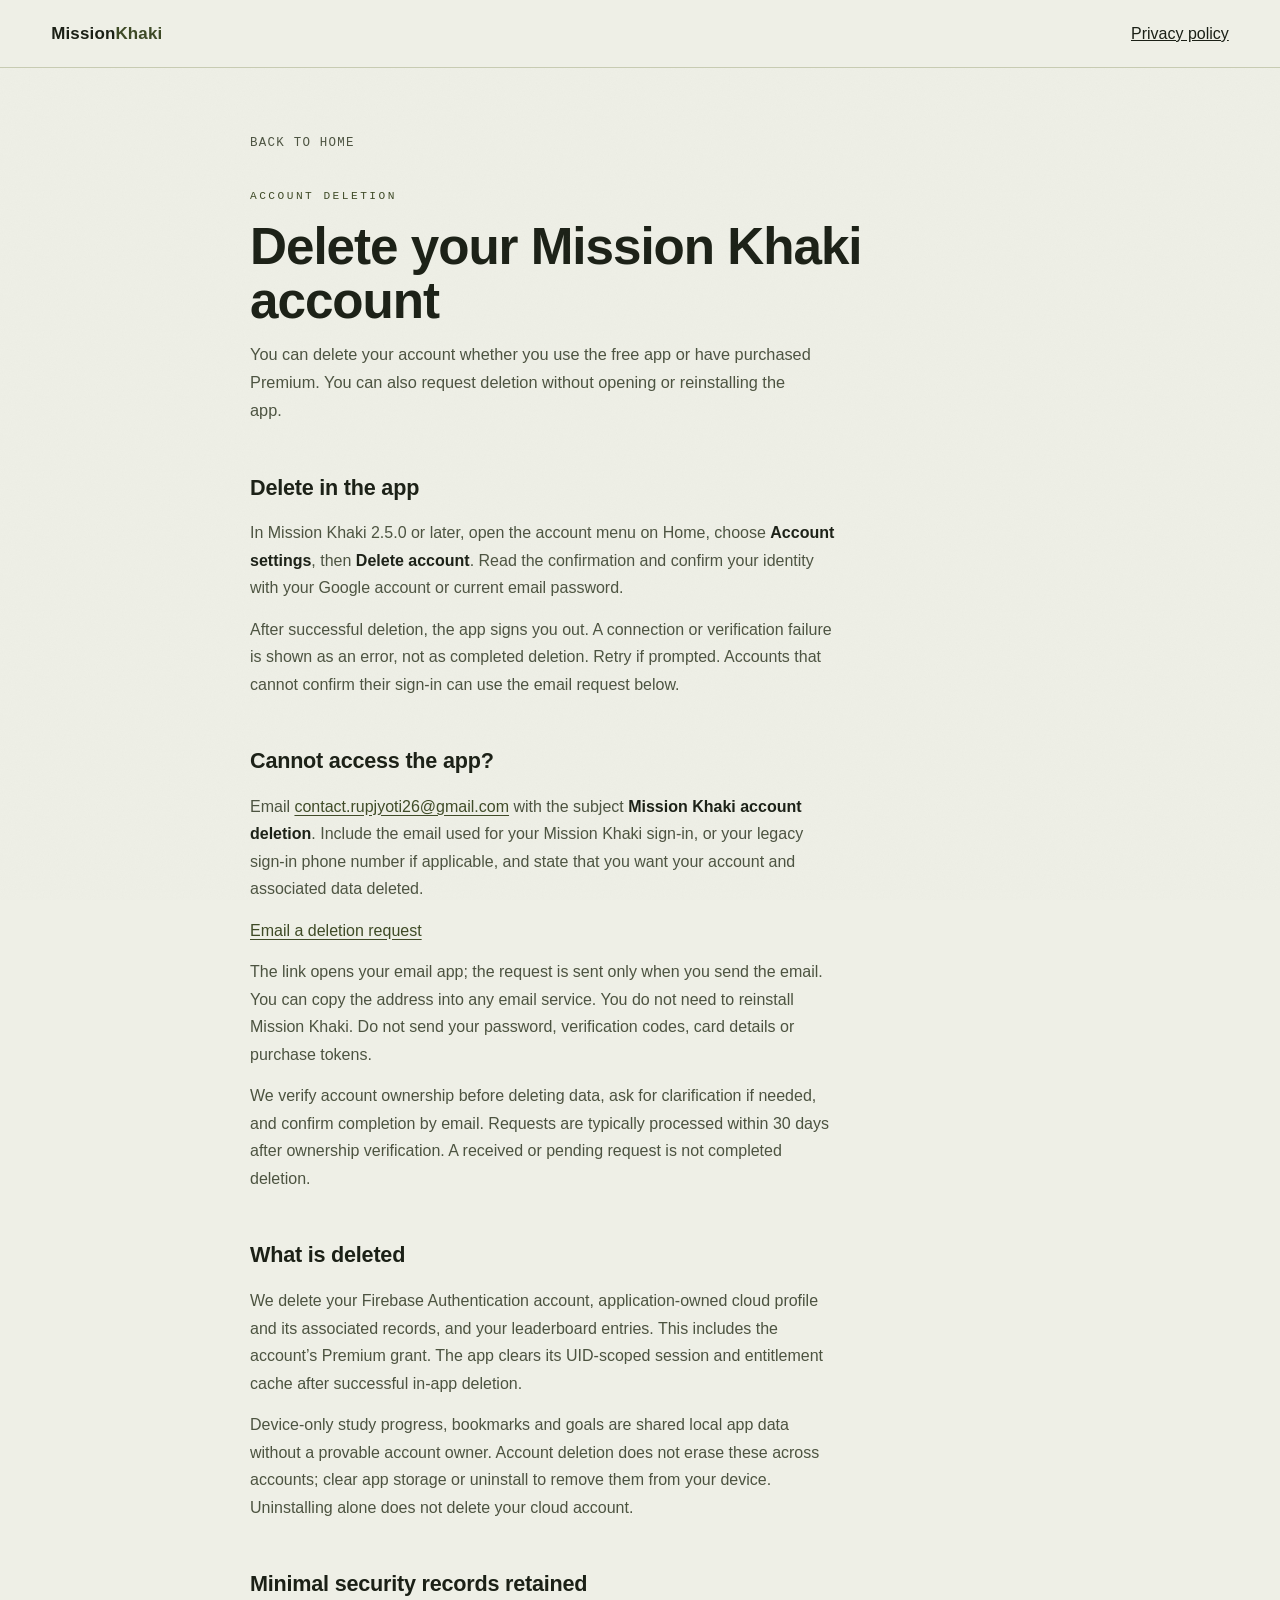
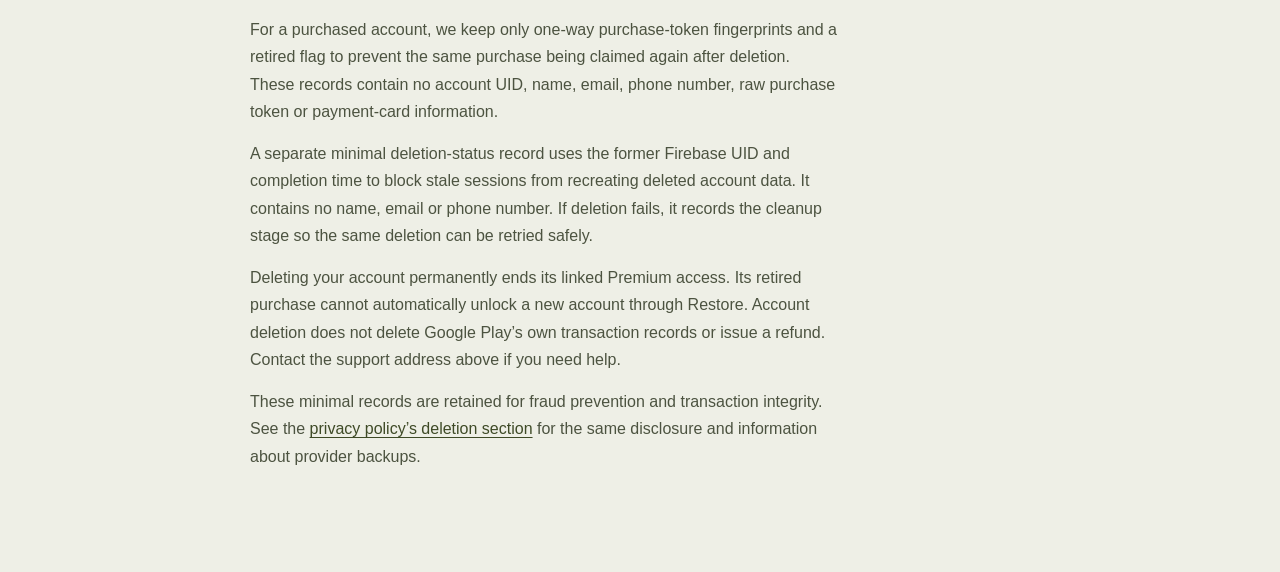
<file: delete-account.html>
<!DOCTYPE html>
<html lang="en">
<head>
  <meta charset="UTF-8">
  <meta name="viewport" content="width=device-width, initial-scale=1.0">
  <meta name="theme-color" content="#EEEFE6">
  <title>Delete your Mission Khaki account</title>
  <meta name="description" content="Delete your Mission Khaki account in the app, or request deletion by email without reinstalling it. Learn what is deleted and what security records remain.">
  <link rel="icon" type="image/png" href="assets/img/icon-64.png">
  <link rel="stylesheet" href="assets/css/main.css">
</head>
<body class="page-legal">
  <a class="skip-link" href="#main">Skip to content</a>
  <header class="nav">
    <div class="container nav-inner">
      <a class="brand" href="index.html"><span class="brand-text">Mission<span class="brand-khaki">Khaki</span></span></a>
      <nav aria-label="Primary"><a href="privacy.html">Privacy policy</a></nav>
    </div>
  </header>
  <main id="main" class="legal" tabindex="-1">
    <div class="container legal-inner">
      <header class="legal-head">
        <a class="back-link" href="index.html">Back to home</a>
        <p class="disc-tag">Account deletion</p>
        <h1>Delete your Mission Khaki account</h1>
        <p class="legal-intro">You can delete your account whether you use the free app or have purchased Premium. You can also request deletion without opening or reinstalling the app.</p>
      </header>
      <article class="legal-body">
        <section aria-labelledby="app-deletion">
          <h2 id="app-deletion">Delete in the app</h2>
          <p>In Mission Khaki 2.5.0 or later, open the account menu on Home, choose <strong>Account settings</strong>, then <strong>Delete account</strong>. Read the confirmation and confirm your identity with your Google account or current email password.</p>
          <p>After successful deletion, the app signs you out. A connection or verification failure is shown as an error, not as completed deletion. Retry if prompted. Accounts that cannot confirm their sign-in can use the email request below.</p>
        </section>
        <section aria-labelledby="external-request">
          <h2 id="external-request">Cannot access the app?</h2>
          <p>Email <a href="mailto:contact.rupjyoti26@gmail.com?subject=Mission%20Khaki%20account%20deletion">contact.rupjyoti26@gmail.com</a> with the subject <strong>Mission Khaki account deletion</strong>. Include the email used for your Mission Khaki sign-in, or your legacy sign-in phone number if applicable, and state that you want your account and associated data deleted.</p>
          <p><a href="mailto:contact.rupjyoti26@gmail.com?subject=Mission%20Khaki%20account%20deletion">Email a deletion request</a></p>
          <p>The link opens your email app; the request is sent only when you send the email. You can copy the address into any email service. You do not need to reinstall Mission Khaki. Do not send your password, verification codes, card details or purchase tokens.</p>
          <p>We verify account ownership before deleting data, ask for clarification if needed, and confirm completion by email. Requests are typically processed within 30 days after ownership verification. A received or pending request is not completed deletion.</p>
        </section>
        <section aria-labelledby="deleted-data">
          <h2 id="deleted-data">What is deleted</h2>
          <p>We delete your Firebase Authentication account, application-owned cloud profile and its associated records, and your leaderboard entries. This includes the account’s Premium grant. The app clears its UID-scoped session and entitlement cache after successful in-app deletion.</p>
          <p>Device-only study progress, bookmarks and goals are shared local app data without a provable account owner. Account deletion does not erase these across accounts; clear app storage or uninstall to remove them from your device. Uninstalling alone does not delete your cloud account.</p>
        </section>
        <section aria-labelledby="retained-data">
          <h2 id="retained-data">Minimal security records retained</h2>
          <p>For a purchased account, we keep only one-way purchase-token fingerprints and a retired flag to prevent the same purchase being claimed again after deletion. These records contain no account UID, name, email, phone number, raw purchase token or payment-card information.</p>
          <p>A separate minimal deletion-status record uses the former Firebase UID and completion time to block stale sessions from recreating deleted account data. It contains no name, email or phone number. If deletion fails, it records the cleanup stage so the same deletion can be retried safely.</p>
          <p>Deleting your account permanently ends its linked Premium access. Its retired purchase cannot automatically unlock a new account through Restore. Account deletion does not delete Google Play’s own transaction records or issue a refund. Contact the support address above if you need help.</p>
          <p>These minimal records are retained for fraud prevention and transaction integrity. See the <a href="privacy.html#retention">privacy policy’s deletion section</a> for the same disclosure and information about provider backups.</p>
        </section>
      </article>
    </div>
  </main>
</body>
</html>
</file>
<file: assets/css/main.css>
/* ============================================================
   MISSION KHAKI — shared stylesheet
   Palette: khaki-paper + deep olive ink (field-manual aesthetic)
   Type:    Space Grotesk (display) / IBM Plex Sans (body) / IBM Plex Mono (data)
   ============================================================ */

:root {
  /* paper (light surfaces) */
  --paper:      #EEEFE6;
  --paper-2:    #E5E7D8;
  --paper-3:    #DBDECB;
  --line:       #C7CBB2;
  --line-soft:  #D5D8C4;

  /* ink (text on paper) */
  --ink:        #1B2016;
  --ink-soft:   #4C5340;
  --ink-faint:  #70775F;

  /* dark surfaces (hero, bands) */
  --dark:       #161A10;
  --dark-2:     #1E2415;
  --line-dark:  #2C3320;
  --on-dark:    #ECEEE1;
  --on-dark-soft: #A6AC93;

  /* accents */
  --olive:      #4E5C2F;  /* primary button / strong accent */
  --olive-hi:   #5C6C38;
  --olive-deep: #3E4A26;  /* accent text on paper */
  --olive-lt:   #93A45C;  /* accent text on dark */
  --khaki:      #A9AE8C;
  --brick:      #8C4A2F;  /* semantic: negative marking only */
  --cursor:     #6E7F49;

  --font-display: "Space Grotesk", "Segoe UI", sans-serif;
  --font-body: "IBM Plex Sans", "Segoe UI", sans-serif;
  --font-mono: "IBM Plex Mono", "Consolas", monospace;

  --nav-h: 72px;
  --radius: 3px;
}

/* ---------- reset / base ---------- */
*, *::before, *::after { box-sizing: border-box; margin: 0; padding: 0; }

html {
  scroll-behavior: smooth;
  -webkit-text-size-adjust: 100%;
}

body {
  font-family: var(--font-body);
  font-size: 1rem;
  line-height: 1.6;
  background: var(--paper);
  color: var(--ink);
  -webkit-font-smoothing: antialiased;
}

/* paper grain — static texture over the whole sheet (opacity kept very low) */
body::before {
  content: "";
  position: fixed;
  inset: 0;
  z-index: 50;
  pointer-events: none;
  opacity: 0.55;
  background-image: url("data:image/svg+xml,%3Csvg xmlns='http://www.w3.org/2000/svg' width='140' height='140'%3E%3Cfilter id='n'%3E%3CfeTurbulence type='fractalNoise' baseFrequency='0.85' numOctaves='2' stitchTiles='stitch'/%3E%3CfeColorMatrix type='saturate' values='0'/%3E%3C/filter%3E%3Crect width='140' height='140' filter='url(%23n)' opacity='0.05'/%3E%3C/svg%3E");
}

img, svg, canvas { display: block; max-width: 100%; }
a { color: inherit; }
button { font: inherit; color: inherit; background: none; border: none; cursor: pointer; }
ul, ol { list-style: none; }

::selection { background: var(--olive); color: var(--paper); }

:focus-visible {
  outline: 2px solid var(--olive);
  outline-offset: 3px;
  border-radius: 2px;
}
.hero :focus-visible, .cta-band :focus-visible, .disclaimer-band :focus-visible {
  outline-color: var(--khaki);
}

.container {
  width: min(1180px, 92vw);
  margin-inline: auto;
}

.skip-link {
  position: absolute;
  left: -9999px;
  top: 0;
  z-index: 200;
  background: var(--ink);
  color: var(--paper);
  padding: 10px 18px;
  font-family: var(--font-mono);
  font-size: 0.8rem;
  text-decoration: none;
}
.skip-link:focus { left: 12px; top: 12px; }

/* mono utility — used for genuinely functional data labels only */
.mono {
  font-family: var(--font-mono);
  font-size: 0.72rem;
  letter-spacing: 0.14em;
  text-transform: uppercase;
}

/* ---------- custom cursor (added only when JS + fine pointer + motion ok) ---------- */
.cursor-dot,
.cursor-ring {
  position: fixed;
  top: 0; left: 0;
  pointer-events: none;
  z-index: 150;
  border-radius: 50%;
  opacity: 0;
  will-change: transform;
}
.cursor-dot {
  width: 7px; height: 7px;
  background: var(--cursor);
}
.cursor-ring {
  width: 38px; height: 38px;
  border: 1.5px solid var(--cursor);
  transition: width 0.25s ease, height 0.25s ease, border-color 0.25s ease, background-color 0.25s ease;
}
.cursor-ring.is-active {
  width: 62px; height: 62px;
  border-color: var(--olive);
  background: rgba(78, 92, 47, 0.07);
}
html.has-cursor, html.has-cursor a, html.has-cursor button,
html.has-cursor summary, html.has-cursor * { cursor: none !important; }

/* ============================================================
   NAV
   ============================================================ */
.nav {
  position: fixed;
  inset: 0 0 auto 0;
  z-index: 100;
  background: transparent;
  border-bottom: 1px solid transparent;
  transition: background-color 0.3s ease, border-color 0.3s ease, box-shadow 0.3s ease;
}
.nav-inner {
  display: flex;
  align-items: center;
  justify-content: space-between;
  gap: 24px;
  padding: 20px 0;
  transition: padding 0.3s ease;
}
.nav.is-scrolled {
  background: rgba(238, 239, 230, 0.92);
  -webkit-backdrop-filter: blur(10px);
  backdrop-filter: blur(10px);
  border-bottom-color: var(--line);
  box-shadow: 0 1px 0 rgba(27, 32, 22, 0.04);
}
.nav.is-scrolled .nav-inner { padding: 11px 0; }

/* over dark hero (index) */
.page-home .nav .brand, .page-home .nav .nav-links a, .page-home .nav .nav-cta,
.page-home .nav .site-menu summary { color: var(--on-dark); }
.page-home .nav.is-scrolled .brand, .page-home .nav.is-scrolled .nav-links a,
.page-home .nav.is-scrolled .nav-cta, .page-home .nav.is-scrolled .site-menu summary { color: var(--ink); }
.page-home .nav .nav-cta { border-color: rgba(236, 238, 225, 0.4); }
.page-home .nav.is-scrolled .nav-cta { border-color: var(--ink-soft); }

/* legal pages: paper from the start */
.page-legal .nav {
  background: rgba(238, 239, 230, 0.92);
  -webkit-backdrop-filter: blur(10px);
  backdrop-filter: blur(10px);
  border-bottom-color: var(--line);
}

.brand {
  display: inline-flex;
  align-items: center;
  gap: 10px;
  text-decoration: none;
  color: var(--ink);
  font-family: var(--font-display);
  font-weight: 700;
  font-size: 1.06rem;
  letter-spacing: 0.01em;
  white-space: nowrap;
}
.brand-mark { flex: none; }
.brand-khaki { color: var(--olive-deep); }
.page-home .nav .brand-khaki { color: var(--olive-lt); }
.page-home .nav.is-scrolled .brand-khaki { color: var(--olive-deep); }

.nav-links {
  display: flex;
  align-items: center;
  gap: 30px;
}
.nav-links a {
  text-decoration: none;
  font-size: 0.92rem;
  font-weight: 500;
  color: var(--ink-soft);
  padding: 6px 2px;
  border-bottom: 1px solid transparent;
  transition: color 0.2s ease, border-color 0.2s ease;
}
.page-home .nav .nav-links a { color: var(--on-dark-soft); }
.page-home .nav.is-scrolled .nav-links a { color: var(--ink-soft); }
.nav-links a:hover, .nav-links a[aria-current="page"], .nav-links a.is-active {
  color: var(--ink);
  border-bottom-color: var(--olive-deep);
}
.page-home .nav .nav-links a:hover,
.page-home .nav .nav-links a[aria-current="page"],
.page-home .nav .nav-links a.is-active { color: var(--on-dark); border-bottom-color: var(--khaki); }
.page-home .nav.is-scrolled .nav-links a:hover,
.page-home .nav.is-scrolled .nav-links a[aria-current="page"],
.page-home .nav.is-scrolled .nav-links a.is-active { color: var(--ink); border-bottom-color: var(--olive-deep); }

.nav-cta-wrap { display: flex; align-items: center; gap: 14px; }

.nav-cta {
  display: inline-block;
  border: 1px solid var(--ink-soft);
  color: var(--ink);
  text-decoration: none;
  font-size: 0.85rem;
  font-weight: 600;
  padding: 9px 16px;
  border-radius: var(--radius);
  transition: background-color 0.2s ease, color 0.2s ease;
}
.nav-cta:hover { background: var(--olive); border-color: var(--olive); color: var(--paper); }

/* mobile menu (details = works without JS) */
.site-menu { display: none; position: relative; }
.site-menu summary {
  list-style: none;
  font-family: var(--font-mono);
  font-size: 0.78rem;
  letter-spacing: 0.12em;
  text-transform: uppercase;
  text-decoration: none;
  color: inherit;
  padding: 8px 2px;
}
.site-menu summary::-webkit-details-marker { display: none; }
.site-menu[open] summary { border-bottom: 1px solid var(--line); }
.menu-panel {
  position: absolute;
  right: 0;
  top: calc(100% + 10px);
  min-width: 210px;
  background: var(--paper);
  border: 1px solid var(--line);
  box-shadow: 5px 5px 0 rgba(27, 32, 22, 0.08);
  padding: 10px 0;
  display: flex;
  flex-direction: column;
}
.menu-panel a {
  text-decoration: none;
  font-size: 0.95rem;
  font-weight: 500;
  color: var(--ink);
  padding: 11px 20px;
  border-top: 1px solid var(--line-soft);
}
.menu-panel a:first-child { border-top: none; }
.menu-panel a:hover { background: var(--paper-2); }

/* ============================================================
   BUTTONS
   ============================================================ */
.btn {
  display: inline-flex;
  align-items: center;
  justify-content: center;
  gap: 10px;
  font-family: var(--font-body);
  font-weight: 600;
  font-size: 0.95rem;
  line-height: 1;
  text-decoration: none;
  padding: 14px 24px;
  border-radius: var(--radius);
  border: 1px solid transparent;
  transition: background-color 0.18s ease, border-color 0.18s ease, box-shadow 0.18s ease, color 0.18s ease;
}
.btn svg { flex: none; }
.btn-sm { padding: 10px 16px; font-size: 0.85rem; }
.btn-lg { padding: 17px 30px; font-size: 1.02rem; }

.btn-primary {
  background: var(--olive);
  border-color: var(--olive);
  color: #F2F3EA;
}
.btn-primary:hover {
  background: var(--olive-hi);
  border-color: var(--olive-hi);
  box-shadow: 4px 4px 0 rgba(27, 32, 22, 0.22);
}
.btn-primary:active { box-shadow: 1px 1px 0 rgba(27, 32, 22, 0.22); }

.btn-ghost {
  border-color: var(--ink-soft);
  color: var(--ink);
  background: transparent;
}
.btn-ghost:hover { border-color: var(--ink); background: rgba(27, 32, 22, 0.05); }

/* animated underline link (secondary CTA) */
.link-underline {
  position: relative;
  display: inline-block;
  text-decoration: none;
  font-weight: 600;
  font-size: 0.98rem;
  color: inherit;
  padding-bottom: 3px;
}
.link-underline::after {
  content: "";
  position: absolute;
  left: 0; right: 0; bottom: 0;
  height: 1.5px;
  background: currentColor;
  transform-origin: left center;
  transition: transform 0.3s cubic-bezier(0.22, 1, 0.36, 1);
}
.link-underline:hover::after { transform: scaleX(0.55); }

/* ============================================================
   HERO
   ============================================================ */
.hero {
  position: relative;
  background: var(--dark);
  color: var(--on-dark);
  min-height: min(94vh, 880px);
  display: flex;
  align-items: center;
  overflow: hidden;
  padding: calc(var(--nav-h) + 56px) 0 72px;
}
#field-canvas {
  position: absolute;
  inset: 0;
  width: 100%;
  height: 100%;
  opacity: 0.9;
}
.hero-scrim {
  position: absolute;
  inset: 0;
  background:
    linear-gradient(180deg, rgba(10, 13, 7, 0.55) 0%, rgba(10, 13, 7, 0) 220px),
    radial-gradient(120% 90% at 50% 10%, rgba(10, 13, 7, 0) 40%, rgba(10, 13, 7, 0.5) 100%);
  pointer-events: none;
}
.hero-inner {
  position: relative;
  z-index: 1;
  width: 100%;
  display: grid;
  grid-template-columns: minmax(0, 1.15fr) minmax(280px, 0.75fr);
  column-gap: clamp(36px, 7vw, 96px);
  align-items: center;
}
.hero-copy { min-width: 0; }

.hero-eyebrow {
  margin-bottom: 18px;
  font-family: var(--font-mono);
  font-size: 0.68rem;
  letter-spacing: 0.16em;
  color: var(--khaki);
}

.hero-title {
  font-family: var(--font-display);
  font-weight: 700;
  font-size: clamp(2.7rem, 6.4vw, 4.6rem);
  line-height: 1.02;
  letter-spacing: -0.025em;
  max-width: 15ch;
  margin-bottom: 28px;
}
.hero-title .accent {
  font-style: normal;
  color: var(--olive-lt);
}
.line { display: block; overflow: hidden; }
.line-inner { display: block; will-change: transform; }

.hero-sub {
  font-size: clamp(1.02rem, 1.6vw, 1.18rem);
  line-height: 1.65;
  color: var(--on-dark-soft);
  max-width: 56ch;
  margin-bottom: 36px;
}
.hero-sub strong { color: var(--on-dark); font-weight: 600; }

.hero-actions {
  display: flex;
  align-items: center;
  flex-wrap: wrap;
  gap: 26px;
  margin-bottom: 20px;
}
.hero-fineprint {
  font-size: 0.82rem;
  color: var(--on-dark-soft);
  max-width: 60ch;
}
.hero-fineprint a {
  color: var(--khaki);
  text-decoration: underline;
  text-underline-offset: 3px;
}
.hero-fineprint a:hover { color: var(--on-dark); }

/* CSS-only product preview: keeps the promise of a real mock visible above the fold. */
.hero-preview {
  width: min(100%, 328px);
  justify-self: end;
  margin: 0;
  transform: rotate(2deg);
  filter: drop-shadow(18px 22px 0 rgba(0, 0, 0, 0.18));
}
.phone-shell {
  position: relative;
  overflow: hidden;
  border: 1px solid rgba(236, 238, 225, 0.28);
  border-radius: 22px;
  padding: 24px 18px 18px;
  background: #eef0e5;
  color: var(--ink);
  box-shadow: inset 0 0 0 5px rgba(12, 16, 9, 0.88), inset 0 0 0 6px rgba(236, 238, 225, 0.18);
}
.phone-speaker {
  position: absolute;
  top: 10px;
  left: 50%;
  width: 54px;
  height: 4px;
  border-radius: 4px;
  background: #20261a;
  transform: translateX(-50%);
}
.mock-topbar, .mock-heading, .mock-meta, .mock-language {
  display: flex;
  align-items: center;
  justify-content: space-between;
}
.mock-topbar {
  padding-bottom: 18px;
  font-family: var(--font-mono);
  font-size: 0.58rem;
  letter-spacing: 0.1em;
  color: var(--ink-faint);
}
.mock-live { color: var(--olive-deep); }
.mock-live i {
  display: inline-block;
  width: 6px;
  height: 6px;
  margin-right: 4px;
  border-radius: 50%;
  background: var(--brick);
}
.mock-heading {
  gap: 12px;
  padding: 14px 0 10px;
  border-top: 1px solid var(--line);
  font-family: var(--font-mono);
  font-size: 0.62rem;
  letter-spacing: 0.08em;
  color: var(--ink-faint);
}
.mock-heading strong { color: var(--ink); font-weight: 500; }
.mock-progress { height: 4px; margin-bottom: 22px; background: var(--line-soft); }
.mock-progress span { display: block; width: 41%; height: 100%; background: var(--olive); }
.mock-question {
  min-height: 68px;
  margin-bottom: 16px;
  font-family: var(--font-display);
  font-size: 1.08rem;
  font-weight: 600;
  line-height: 1.3;
}
.mock-options { display: grid; gap: 8px; }
.mock-options span {
  display: flex;
  align-items: center;
  gap: 9px;
  padding: 10px;
  border: 1px solid var(--line);
  background: #f7f8f0;
  color: var(--ink-soft);
  font-size: 0.78rem;
}
.mock-options b {
  display: grid;
  width: 22px;
  height: 22px;
  place-items: center;
  border: 1px solid var(--line);
  font-family: var(--font-mono);
  font-size: 0.65rem;
  font-weight: 500;
}
.mock-options .is-selected { border-color: var(--olive); background: #e1e5d1; color: var(--ink); }
.mock-options .is-selected b { border-color: var(--olive); background: var(--olive); color: var(--paper); }
.mock-meta {
  margin-top: 18px;
  padding-top: 14px;
  border-top: 1px solid var(--line);
  font-family: var(--font-mono);
  font-size: 0.61rem;
  color: var(--ink-faint);
}
.mock-meta b { color: var(--brick); font-weight: 500; }
.mock-language {
  justify-content: flex-start;
  gap: 8px;
  margin-top: 16px;
  font-family: var(--font-mono);
  font-size: 0.6rem;
  color: var(--ink-faint);
}
.mock-language span { padding: 6px 8px; border: 1px solid var(--line); }
.mock-language .is-active { background: var(--olive); border-color: var(--olive); color: var(--paper); }
.hero-preview figcaption {
  margin-top: 14px;
  text-align: center;
  font-family: var(--font-mono);
  font-size: 0.62rem;
  letter-spacing: 0.04em;
  color: var(--on-dark-soft);
}

/* scroll cue — fades out once the reader scrolls (JS adds .is-gone) */
.hero-scroll {
  position: absolute;
  left: 0;
  bottom: -58px;
  z-index: 1;
  display: flex;
  align-items: center;
  gap: 12px;
  font-family: var(--font-mono);
  font-size: 0.6rem;
  letter-spacing: 0.32em;
  color: var(--on-dark-soft);
  transition: opacity 0.5s ease;
}
.hero-scroll.is-gone { opacity: 0; }
.cue-line {
  position: relative;
  width: 1px;
  height: 44px;
  background: var(--line-dark);
  overflow: hidden;
}
.cue-line::after {
  content: "";
  position: absolute;
  left: 0;
  top: -45%;
  width: 1px;
  height: 45%;
  background: var(--khaki);
  animation: cue-drip 1.9s cubic-bezier(0.65, 0, 0.35, 1) infinite;
}
@keyframes cue-drip {
  0% { transform: translateY(0); }
  100% { transform: translateY(330%); }
}

/* stats strip */
.hero-stats {
  margin-top: 64px;
  position: relative;
}
.hero-rule {
  height: 1px;
  background: var(--line-dark);
  margin-bottom: 28px;
}
.stat-row {
  display: grid;
  grid-template-columns: repeat(4, 1fr);
  gap: 24px;
}
.stat { border-left: 1px solid var(--line-dark); padding-left: 20px; }
.stat-num {
  display: block;
  font-family: var(--font-display);
  font-weight: 700;
  font-size: clamp(1.55rem, 2.6vw, 2.1rem);
  letter-spacing: -0.02em;
  color: var(--on-dark);
  line-height: 1.1;
}
.stat-label {
  display: block;
  margin-top: 8px;
  font-family: var(--font-mono);
  font-size: 0.68rem;
  letter-spacing: 0.14em;
  text-transform: uppercase;
  color: var(--on-dark-soft);
}

/* ============================================================
   SECTIONS (shared)
   ============================================================ */
/* anchor jumps must clear the fixed nav */
main section[id] { scroll-margin-top: calc(var(--nav-h) + 16px); }

.section { padding: clamp(72px, 9vw, 118px) 0; }

.section-head {
  display: grid;
  grid-template-columns: minmax(0, 7fr) minmax(0, 5fr);
  gap: 32px;
  align-items: end;
  margin-bottom: clamp(36px, 5vw, 56px);
}
.h2-wipe, .section-head h2, .disc-title, .cta-band h2 {
  font-family: var(--font-display);
  font-weight: 600;
  font-size: clamp(1.9rem, 4vw, 2.85rem);
  line-height: 1.08;
  letter-spacing: -0.02em;
}
.section-intro {
  color: var(--ink-soft);
  font-size: 1rem;
  line-height: 1.65;
  padding-bottom: 6px;
}

/* ============================================================
   FEATURES
   ============================================================ */
.feature-grid {
  display: grid;
  grid-template-columns: 1.25fr 1fr;
  gap: 1px;
  background: var(--line);
  border: 1px solid var(--line);
}
.feature-card {
  background: var(--paper);
  padding: clamp(24px, 3vw, 38px);
  display: flex;
  flex-direction: column;
  gap: 20px;
  min-height: 340px;
  transform-style: preserve-3d;
  transition: background-color 0.3s ease;
}
.feature-card:hover { background: #F1F2E9; }
.feature-card--tint { background: var(--paper-2); }
.feature-card--tint:hover { background: #E9EBDC; }

.feature-card h3 {
  font-family: var(--font-display);
  font-weight: 600;
  font-size: 1.32rem;
  letter-spacing: -0.01em;
  line-height: 1.25;
}
.feature-card p {
  color: var(--ink-soft);
  font-size: 0.97rem;
  max-width: 48ch;
}
.feature-card strong { color: var(--ink); }

.mini-visual { margin-top: auto; }

/* mini answer sheet */
.mini-answer {
  border: 1px solid var(--line);
  background: var(--paper);
  padding: 14px 16px;
  display: grid;
  gap: 10px;
  max-width: 420px;
}
.feature-card--tint .mini-answer { background: var(--paper); }
.mini-q {
  display: flex;
  align-items: center;
  gap: 8px;
}
.mini-q > span:first-child {
  font-family: var(--font-mono);
  font-size: 0.7rem;
  color: var(--ink-faint);
  width: 108px;
  flex: none;
}
.opt {
  width: 27px; height: 27px;
  display: grid;
  place-items: center;
  border: 1px solid var(--line);
  border-radius: 2px;
  font-family: var(--font-mono);
  font-size: 0.72rem;
  color: var(--ink-soft);
  background: var(--paper);
}
.opt.is-marked {
  background: var(--olive);
  border-color: var(--olive);
  color: var(--paper);
}

/* mini score breakdown */
.mini-score {
  display: grid;
  gap: 11px;
  max-width: 420px;
  border: 1px solid var(--line);
  padding: 18px;
  background: var(--paper);
}
.score-row {
  display: grid;
  grid-template-columns: 86px 1fr 52px;
  align-items: center;
  gap: 12px;
}
.score-label {
  font-family: var(--font-mono);
  font-size: 0.7rem;
  letter-spacing: 0.08em;
  color: var(--ink-soft);
}
.score-track {
  height: 6px;
  background: var(--line-soft);
  border-radius: 3px;
  overflow: hidden;
}
.score-fill {
  display: block;
  height: 100%;
  background: var(--olive);
  border-radius: 3px;
}
.score-fill.is-low { background: var(--brick); }
.score-val {
  font-family: var(--font-mono);
  font-size: 0.74rem;
  color: var(--ink);
  text-align: right;
  white-space: nowrap;
}
.score-pen {
  font-family: var(--font-mono);
  font-size: 0.64rem;
  color: var(--brick);
}

/* language chips */
.lang-chips {
  display: flex;
  flex-wrap: wrap;
  gap: 10px;
}
.lang-chips button {
  border: 1px solid var(--line);
  border-radius: var(--radius);
  background: var(--paper);
  padding: 11px 18px;
  font-size: 0.95rem;
  font-weight: 500;
  color: var(--ink-soft);
  transition: background-color 0.2s ease, color 0.2s ease, border-color 0.2s ease;
}
.lang-chips button:hover { border-color: var(--ink-soft); color: var(--ink); }
.lang-chips button.is-active {
  background: var(--ink);
  border-color: var(--ink);
  color: var(--paper);
}
.lang-demo { display: grid; gap: 16px; }
.lang-demo-panel {
  display: grid;
  grid-template-columns: auto 1fr;
  align-items: start;
  gap: 12px;
  border: 1px solid var(--line);
  background: var(--paper);
  padding: 14px;
}
.lang-demo-code {
  display: grid;
  min-width: 34px;
  min-height: 26px;
  place-items: center;
  padding: 4px 6px;
  background: var(--olive);
  color: var(--paper);
  font-family: var(--font-mono);
  font-size: 0.62rem;
  letter-spacing: 0.08em;
}
.lang-demo-panel p { margin: 0; font-size: 0.86rem; line-height: 1.5; }

/* price stamp */
.stamp {
  --stamp-color: var(--olive-deep);
  position: relative;
  width: 150px;
  aspect-ratio: 1;
  border: 2px solid var(--stamp-color);
  border-radius: 50%;
  display: grid;
  place-content: center;
  justify-items: center;
  gap: 4px;
  text-align: center;
  color: var(--stamp-color);
  transform: rotate(-7deg);
  margin: 6px 0 6px 6px;
}
.stamp::after {
  content: "";
  position: absolute;
  inset: 7px;
  border: 1px dashed var(--stamp-color);
  border-radius: 50%;
  opacity: 0.65;
}
.stamp-price {
  font-family: var(--font-display);
  font-weight: 700;
  font-size: 2rem;
  letter-spacing: -0.02em;
  line-height: 1;
}
.stamp-one {
  font-family: var(--font-mono);
  font-size: 0.66rem;
  letter-spacing: 0.2em;
}
.stamp-sub {
  font-family: var(--font-mono);
  font-size: 0.56rem;
  letter-spacing: 0.14em;
  opacity: 0.75;
}

/* ============================================================
   EXAMS
   ============================================================ */
.exams { background: var(--paper-2); border-top: 1px solid var(--line); border-bottom: 1px solid var(--line); }
.exam-list { border-bottom: 1px solid var(--line); }
.exam-row {
  position: relative;
  display: grid;
  grid-template-columns: 120px minmax(0, 1.2fr) minmax(0, 1.6fr);
  align-items: baseline;
  gap: 24px;
  padding: 30px 0;
}
.exam-row + .exam-row { border-top: 0; }
.row-line {
  position: absolute;
  top: -1px;
  left: 0; right: 0;
  height: 1px;
  background: var(--line);
  transform-origin: left center;
}
.exam-row:first-child .row-line { display: none; }
.exam-code {
  font-family: var(--font-mono);
  font-size: 0.74rem;
  letter-spacing: 0.18em;
  color: var(--olive-deep);
  border: 1px solid var(--line);
  padding: 6px 10px;
  width: max-content;
  background: var(--paper);
}
.exam-name {
  font-family: var(--font-display);
  font-weight: 600;
  font-size: clamp(1.25rem, 2.4vw, 1.7rem);
  letter-spacing: -0.01em;
}
.exam-detail {
  color: var(--ink-soft);
  font-size: 0.97rem;
}
.exam-detail .exam-chip {
  display: inline-block;
  font-family: var(--font-mono);
  font-size: 0.72rem;
  border: 1px solid var(--line);
  background: var(--paper);
  padding: 4px 9px;
  margin: 2px 6px 2px 0;
  color: var(--ink-soft);
}
.exam-topics { display: block; margin-top: 10px; }
.topic-chip {
  display: inline-block;
  font-family: var(--font-mono);
  font-size: 0.66rem;
  letter-spacing: 0.04em;
  color: var(--ink-faint);
  border: 1px solid var(--line);
  background: transparent;
  padding: 3px 8px;
  margin: 0 6px 4px 0;
}

/* first-10-minutes steps */
.steps {
  display: grid;
  grid-template-columns: repeat(3, 1fr);
  gap: 1px;
  background: var(--line);
  border: 1px solid var(--line);
  margin-top: clamp(40px, 5vw, 56px);
}
.step { background: var(--paper); padding: 26px 26px 30px; }
.step-tag {
  font-family: var(--font-mono);
  font-size: 0.64rem;
  letter-spacing: 0.2em;
  color: var(--olive-deep);
}
.step h3 {
  font-family: var(--font-display);
  font-weight: 600;
  font-size: 1.08rem;
  margin: 12px 0 8px;
}
.step p { color: var(--ink-soft); font-size: 0.9rem; line-height: 1.6; }
@media (hover: hover) and (pointer: fine) {
  .exam-list { padding-left: 20px; }
  .exam-row::after {
    content: "";
    position: absolute;
    left: -20px;
    top: 50%;
    width: 3px;
    height: 34px;
    background: var(--khaki);
    transform: translateY(-50%) scaleY(0);
    transition: transform 0.3s cubic-bezier(0.22, 1, 0.36, 1);
  }
  .exam-row:hover::after { transform: translateY(-50%) scaleY(1); }
}

/* ============================================================
   PREMIUM
   ============================================================ */
.premium-grid {
  display: grid;
  grid-template-columns: minmax(0, 1.55fr) minmax(0, 1fr);
  gap: clamp(28px, 4vw, 52px);
  align-items: start;
}
.table-scroll { overflow-x: auto; -webkit-overflow-scrolling: touch; }
.price-table {
  width: 100%;
  min-width: 560px;
  border-collapse: collapse;
  font-size: 0.95rem;
  border: 1px solid var(--line);
  background: var(--paper);
}
.price-table th, .price-table td {
  text-align: left;
  padding: 15px 18px;
  border-bottom: 1px solid var(--line-soft);
}
.price-table thead th {
  font-family: var(--font-mono);
  font-size: 0.72rem;
  letter-spacing: 0.1em;
  text-transform: uppercase;
  color: var(--ink-soft);
  background: var(--paper-2);
  border-bottom: 1px solid var(--line);
}
.price-table tbody th[scope="row"] {
  font-weight: 600;
  font-size: 0.92rem;
  color: var(--ink);
  white-space: nowrap;
}
.price-table td { color: var(--ink-soft); }
.price-table tr:last-child th, .price-table tr:last-child td { border-bottom: none; }
.price-table th.is-ours, .price-table td.is-ours {
  background: #E3E6D3;
  color: var(--ink);
  font-weight: 600;
  border-left: 1px solid var(--line);
}
.price-table td.is-ours { color: var(--olive-deep); }

.premium-side {
  background: var(--dark);
  color: var(--on-dark);
  padding: clamp(28px, 3.4vw, 44px);
  display: flex;
  flex-direction: column;
  align-items: flex-start;
  gap: 24px;
  border: 1px solid var(--line-dark);
}
.premium-side .stamp { --stamp-color: var(--khaki); }
.premium-note { color: var(--on-dark-soft); font-size: 0.95rem; line-height: 1.65; }
.premium-side .fine { font-size: 0.8rem; color: var(--on-dark-soft); }
.premium-side .fine a { color: var(--khaki); text-decoration: underline; text-underline-offset: 3px; }
.premium-side .fine a:hover { color: var(--on-dark); }

/* ============================================================
   TRY ONE QUESTION
   ============================================================ */
.try { padding-top: clamp(8px, 2vw, 24px); }
.quiz {
  max-width: 720px;
  border: 1px solid var(--line);
  background: var(--paper-2);
  padding: clamp(24px, 3.5vw, 40px);
}
.quiz-q {
  font-family: var(--font-display);
  font-weight: 600;
  font-size: clamp(1.08rem, 2vw, 1.3rem);
  line-height: 1.4;
  margin-bottom: 22px;
}
.quiz-q-tag {
  display: block;
  font-family: var(--font-mono);
  font-size: 0.64rem;
  letter-spacing: 0.2em;
  color: var(--olive-deep);
  margin-bottom: 10px;
}
.quiz-opts { display: grid; grid-template-columns: 1fr 1fr; gap: 12px; }
.quiz-opt {
  text-align: left;
  border: 1px solid var(--line);
  background: var(--paper);
  border-radius: var(--radius);
  padding: 14px 16px;
  font-size: 0.95rem;
  font-weight: 500;
  transition: border-color 0.2s ease, background-color 0.2s ease, color 0.2s ease;
}
.quiz-opt:hover:not(:disabled) { border-color: var(--ink-soft); }
.quiz-opt:disabled { cursor: default; }
.quiz-opt.is-correct { background: var(--olive); border-color: var(--olive); color: var(--paper); font-weight: 600; }
.quiz-opt.is-wrong { background: rgba(140, 74, 47, 0.08); border-color: var(--brick); color: var(--brick); }
.quiz-feedback { margin-top: 18px; }
.quiz-explain { color: var(--ink); font-size: 0.97rem; line-height: 1.6; margin-bottom: 8px; }
.quiz-note { font-family: var(--font-mono); font-size: 0.74rem; line-height: 1.7; }
.quiz-note.is-pen { color: var(--brick); }
.quiz-note.is-ok { color: var(--olive-deep); }
.quiz-foot { display: flex; flex-wrap: wrap; gap: 24px; margin-top: 20px; }

/* ============================================================
   FAQ
   ============================================================ */
.faq-list { border-top: 1px solid var(--line); max-width: 820px; }
.faq-item { border-bottom: 1px solid var(--line); }
.faq-item summary {
  display: flex;
  justify-content: space-between;
  align-items: center;
  gap: 24px;
  padding: 20px 2px;
  list-style: none;
  cursor: pointer;
  font-family: var(--font-display);
  font-weight: 600;
  font-size: 1.05rem;
  line-height: 1.4;
  transition: color 0.2s ease;
}
.faq-item summary::-webkit-details-marker { display: none; }
.faq-item summary:hover { color: var(--olive-deep); }
.faq-plus { position: relative; flex: none; width: 14px; height: 14px; }
.faq-plus::before,
.faq-plus::after {
  content: "";
  position: absolute;
  left: 0; right: 0;
  top: 6px;
  height: 2px;
  background: var(--ink-soft);
  transition: transform 0.3s cubic-bezier(0.22, 1, 0.36, 1);
}
.faq-plus::after { transform: rotate(90deg); }
.faq-item[open] .faq-plus::after { transform: rotate(0deg); }
.faq-body { padding: 0 2px 24px; }
.faq-body p { color: var(--ink-soft); line-height: 1.7; max-width: 66ch; }
.faq-body a { color: var(--olive-deep); text-decoration: underline; text-underline-offset: 3px; }
.faq-body a:hover { color: var(--ink); }

/* ============================================================
   DISCLAIMER BAND
   ============================================================ */
.disclaimer-band {
  background: var(--dark);
  color: var(--on-dark);
  padding: clamp(72px, 9vw, 110px) 0;
  border-top: 1px solid var(--line-dark);
}
.disclaimer-card {
  border: 1px solid var(--line-dark);
  border-left: 4px solid var(--olive-lt);
  background: var(--dark-2);
  padding: clamp(28px, 4vw, 52px);
}
.disc-tag {
  font-family: var(--font-mono);
  font-size: 0.7rem;
  letter-spacing: 0.22em;
  text-transform: uppercase;
  color: var(--khaki);
  margin-bottom: 18px;
}
.disc-title {
  font-family: var(--font-display);
  font-weight: 700;
  font-size: clamp(1.7rem, 3.6vw, 2.55rem);
  line-height: 1.12;
  letter-spacing: -0.02em;
  max-width: 26ch;
  margin-bottom: 24px;
}
.disclaimer-card p {
  color: var(--on-dark-soft);
  font-size: 1rem;
  line-height: 1.7;
  max-width: 72ch;
}
.disclaimer-card p + p { margin-top: 16px; }
.disclaimer-card strong { color: var(--on-dark); font-weight: 600; }

/* ============================================================
   FINAL CTA BAND
   ============================================================ */
.cta-band {
  position: relative;
  border-top: 1px solid var(--line-dark);
  background-color: #1A2013;
  background-image:
    linear-gradient(rgba(236, 238, 225, 0.035) 1px, transparent 1px),
    linear-gradient(90deg, rgba(236, 238, 225, 0.035) 1px, transparent 1px);
  background-size: 72px 72px, 72px 72px;
  color: var(--on-dark);
  padding: clamp(76px, 10vw, 124px) 0;
}
.cta-inner {
  display: grid;
  grid-template-columns: minmax(0, 1fr) auto;
  align-items: center;
  gap: clamp(32px, 5vw, 64px);
  max-width: 800px;
}
.cta-copy { display: grid; justify-items: start; gap: 22px; }
.cta-row { display: flex; align-items: center; flex-wrap: wrap; gap: 26px; }
.wa-share {
  display: inline-flex;
  align-items: center;
  gap: 9px;
  text-decoration: none;
  font-weight: 600;
  font-size: 0.95rem;
  color: var(--khaki);
  transition: color 0.2s ease;
}
.wa-share:hover { color: var(--on-dark); }
.wa-share svg { flex: none; }
.cta-app { display: grid; justify-items: center; gap: 10px; }
.cta-app-icon {
  width: 96px;
  height: 96px;
  border: 1px solid var(--line-dark);
  box-shadow: 6px 6px 0 rgba(0, 0, 0, 0.28);
  transform: rotate(-2deg);
}
.cta-app-name {
  font-family: var(--font-display);
  font-weight: 600;
  font-size: 1rem;
}
.cta-app-os {
  font-family: var(--font-mono);
  font-size: 0.66rem;
  letter-spacing: 0.16em;
  color: var(--khaki);
}
.cta-band h2 { font-weight: 700; }
.cta-band p { color: var(--on-dark-soft); font-size: 1.05rem; }
.cta-fine {
  font-family: var(--font-mono);
  font-size: 0.74rem;
  letter-spacing: 0.1em;
  color: var(--khaki) !important;
}

/* ============================================================
   FOOTER
   ============================================================ */
.footer {
  background: var(--paper);
  border-top: 1px solid var(--line);
  padding: clamp(48px, 6vw, 72px) 0 0;
}
.footer-grid {
  display: grid;
  grid-template-columns: minmax(0, 2fr) minmax(0, 1fr) minmax(0, 1fr) minmax(0, 1.3fr);
  gap: 40px;
  padding-bottom: 48px;
}
.footer-brand .brand { margin-bottom: 16px; }
.footer-brand p { color: var(--ink-soft); font-size: 0.92rem; max-width: 34ch; }
.footer-disc {
  margin-top: 18px !important;
  font-family: var(--font-mono);
  font-size: 0.7rem;
  letter-spacing: 0.06em;
  color: var(--ink-faint) !important;
  max-width: 40ch !important;
  line-height: 1.7 !important;
}
.footer-col h3 {
  font-family: var(--font-mono);
  font-size: 0.7rem;
  letter-spacing: 0.18em;
  text-transform: uppercase;
  color: var(--ink-faint);
  margin-bottom: 16px;
}
.footer-col a {
  display: block;
  text-decoration: none;
  color: var(--ink-soft);
  font-size: 0.94rem;
  padding: 6px 0;
}
.footer-col a:hover { color: var(--ink); text-decoration: underline; text-underline-offset: 3px; }
.footer-col .btn { margin-bottom: 14px; }
.footer-app-icon { width: 48px; height: 48px; margin-bottom: 14px; }
.footer-fine {
  font-family: var(--font-mono);
  font-size: 0.72rem;
  color: var(--ink-faint);
  line-height: 1.8;
}
.footer-bottom {
  border-top: 1px solid var(--line);
  padding: 20px 0 26px;
  display: flex;
  justify-content: space-between;
  flex-wrap: wrap;
  gap: 8px 24px;
}
.footer-bottom p {
  font-family: var(--font-mono);
  font-size: 0.72rem;
  color: var(--ink-faint);
}

/* ============================================================
   LEGAL PAGES
   ============================================================ */
.legal { padding: calc(var(--nav-h) + 56px) 0 90px; }
.legal-inner { max-width: 780px; }

.back-link {
  display: inline-flex;
  align-items: center;
  gap: 8px;
  font-family: var(--font-mono);
  font-size: 0.78rem;
  letter-spacing: 0.1em;
  text-transform: uppercase;
  text-decoration: none;
  color: var(--ink-soft);
  margin-bottom: 34px;
}
.back-link:hover { color: var(--ink); }

.legal-head { margin-bottom: 40px; }
.legal-head .disc-tag { color: var(--olive-deep); margin-bottom: 14px; }
.legal-head h1 {
  font-family: var(--font-display);
  font-weight: 700;
  font-size: clamp(2.2rem, 5vw, 3.2rem);
  letter-spacing: -0.02em;
  line-height: 1.05;
  margin-bottom: 14px;
}
.legal-updated {
  font-family: var(--font-mono);
  font-size: 0.78rem;
  color: var(--ink-faint);
  margin-bottom: 20px;
}
.legal-intro {
  color: var(--ink-soft);
  font-size: 1.02rem;
  line-height: 1.7;
  max-width: 62ch;
}

.legal-toc {
  border: 1px solid var(--line);
  background: var(--paper-2);
  padding: 22px 26px;
  margin-bottom: 52px;
}
.toc-label {
  display: block;
  font-family: var(--font-mono);
  font-size: 0.68rem;
  letter-spacing: 0.2em;
  text-transform: uppercase;
  color: var(--ink-faint);
  margin-bottom: 14px;
}
.legal-toc ol {
  display: grid;
  grid-template-columns: 1fr 1fr;
  gap: 0 32px;
  counter-reset: toc;
}
.legal-toc li { counter-increment: toc; }
.legal-toc a {
  display: block;
  position: relative;
  text-decoration: none;
  font-size: 0.9rem;
  color: var(--ink-soft);
  padding: 9px 0;
  border-top: 1px solid var(--line-soft);
  line-height: 1.4;
}
.legal-toc a::before {
  content: counter(toc, decimal-leading-zero);
  font-family: var(--font-mono);
  font-size: 0.72rem;
  color: var(--olive-deep);
  margin-right: 12px;
}
.legal-toc a::after {
  content: "";
  position: absolute;
  left: 0; right: 0;
  bottom: 5px;
  height: 1px;
  background: var(--olive-deep);
  transform: scaleX(0);
  transform-origin: left center;
  transition: transform 0.3s cubic-bezier(0.22, 1, 0.36, 1);
}
.legal-toc a:hover { color: var(--ink); }
.legal-toc a:hover::after { transform: scaleX(1); }

.legal-body h2 {
  font-family: var(--font-display);
  font-weight: 600;
  font-size: 1.35rem;
  letter-spacing: -0.01em;
  margin: 46px 0 14px;
  scroll-margin-top: calc(var(--nav-h) + 24px);
}
.legal-body section { scroll-margin-top: calc(var(--nav-h) + 24px); }
.legal-body p {
  color: var(--ink-soft);
  line-height: 1.72;
  margin-bottom: 14px;
  max-width: 66ch;
}
.legal-body strong { color: var(--ink); font-weight: 600; }
.legal-body ul { padding-left: 22px; margin: 0 0 16px; }
.legal-body ul li {
  color: var(--ink-soft);
  line-height: 1.7;
  margin-bottom: 8px;
  list-style: square;
}
.legal-body a {
  color: var(--olive-deep);
  text-decoration: underline;
  text-underline-offset: 3px;
}
.legal-body a:hover { color: var(--ink); }

.data-table {
  width: 100%;
  border-collapse: collapse;
  font-size: 0.9rem;
  margin: 22px 0 8px;
  border: 1px solid var(--line);
  background: var(--paper);
}
.data-table th, .data-table td {
  text-align: left;
  vertical-align: top;
  padding: 12px 14px;
  border-bottom: 1px solid var(--line-soft);
  line-height: 1.55;
}
.data-table thead th {
  font-family: var(--font-mono);
  font-size: 0.68rem;
  letter-spacing: 0.1em;
  text-transform: uppercase;
  color: var(--ink-soft);
  background: var(--paper-2);
}
.data-table tbody tr:last-child th, .data-table tbody tr:last-child td { border-bottom: none; }
.data-table tbody th { font-weight: 600; color: var(--ink); white-space: nowrap; }
.data-table td { color: var(--ink-soft); }

/* ============================================================
   404
   ============================================================ */
.notfound {
  min-height: 100vh;
  position: relative;
  display: flex;
  flex-direction: column;
  justify-content: center;
  padding: 120px 0 80px;
  background-color: var(--dark);
  color: var(--on-dark);
  overflow: hidden;
}
.notfound-grid {
  position: absolute;
  inset: 0;
  background-image:
    linear-gradient(rgba(236, 238, 225, 0.04) 1px, transparent 1px),
    linear-gradient(90deg, rgba(236, 238, 225, 0.04) 1px, transparent 1px);
  background-size: 72px 72px;
}
.notfound-top {
  position: absolute;
  top: 0;
  left: 0;
  right: 0;
  padding: 26px 0;
}
.notfound-brand {
  color: var(--on-dark);
}
.notfound-brand .brand-khaki { color: var(--olive-lt); }
.notfound .disc-tag { position: relative; }
.notfound-content { position: relative; }
.notfound-title {
  font-family: var(--font-display);
  font-weight: 700;
  font-size: clamp(2.2rem, 6vw, 3.6rem);
  letter-spacing: -0.02em;
  line-height: 1.05;
  margin: 14px 0 20px;
}
.notfound-sub {
  color: var(--on-dark-soft);
  font-size: 1.02rem;
  max-width: 44ch;
  line-height: 1.7;
  margin-bottom: 34px;
}

/* ============================================================
   RESPONSIVE
   ============================================================ */
@media (max-width: 980px) {
  .section-head { grid-template-columns: 1fr; gap: 18px; align-items: start; }
  .feature-grid { grid-template-columns: 1fr; }
  .feature-card { min-height: 0; }
  .premium-grid { grid-template-columns: 1fr; }
  .steps { grid-template-columns: 1fr; }
  .footer-grid { grid-template-columns: 1fr 1fr; }
  .exam-row {
    grid-template-columns: 1fr;
    gap: 10px;
    padding: 26px 0;
  }
  .exam-code { width: max-content; }
}

/* tablet portrait: keep the two-card grids two-up (overrides the 980px collapse) */
@media (min-width: 768px) and (max-width: 980px) {
  .feature-grid { grid-template-columns: 1.25fr 1fr; }
  .premium-grid { grid-template-columns: 1.35fr 1fr; gap: 24px; }
  .feature-card { min-height: 300px; }
}

@media (max-width: 860px) {
  .nav-links, .nav-cta-wrap .nav-cta { display: none; }
  .site-menu { display: block; }
  .stat-row { grid-template-columns: 1fr 1fr; gap: 22px 16px; }
}

@media (max-width: 760px) {
  .hero-inner { grid-template-columns: 1fr; row-gap: 40px; }
  .hero-preview { justify-self: start; width: min(100%, 330px); margin-left: auto; margin-right: auto; }
  .hero-stats { grid-column: 1; }
}

@media (max-width: 560px) {
  .hero { min-height: 0; padding-top: calc(var(--nav-h) + 34px); padding-bottom: 54px; }
  .hero-eyebrow { max-width: 30ch; margin-bottom: 14px; font-size: 0.62rem; line-height: 1.7; }
  .hero-title { font-size: clamp(2.35rem, 11vw, 3.2rem); margin-bottom: 22px; }
  .hero-sub { font-size: 1rem; line-height: 1.58; margin-bottom: 28px; }
  .hero-actions { align-items: stretch; gap: 18px; margin-bottom: 18px; }
  .hero-actions .btn-lg { width: 100%; }
  .hero-actions .link-underline { align-self: center; }
  .hero-preview { width: min(100%, 310px); }
  .hero-stats { margin-top: 48px; }
  .stat-row { gap: 18px 12px; }
  .stat { padding-left: 11px; }
  .stat-num { font-size: 1.45rem; }
  .stat-label { font-size: 0.58rem; letter-spacing: 0.1em; line-height: 1.4; }
  .cta-inner { grid-template-columns: 1fr; }
  .quiz-opts { grid-template-columns: 1fr; }
  .footer-grid { grid-template-columns: 1fr; gap: 32px; }
  .footer-bottom { flex-direction: column; gap: 4px; }
  .legal-toc ol { grid-template-columns: 1fr; }
  .score-row { grid-template-columns: 70px 1fr 48px; }
  .mini-q > span:first-child { width: 92px; }
}

/* ============================================================
   REDUCED MOTION
   ============================================================ */
@media (prefers-reduced-motion: reduce) {
  html { scroll-behavior: auto; }
  *, *::before, *::after {
    animation-duration: 0.01ms !important;
    animation-iteration-count: 1 !important;
    transition-duration: 0.01ms !important;
  }
  .hero-scroll .cue-line::after { animation: none; top: 0; }
}
</file>
